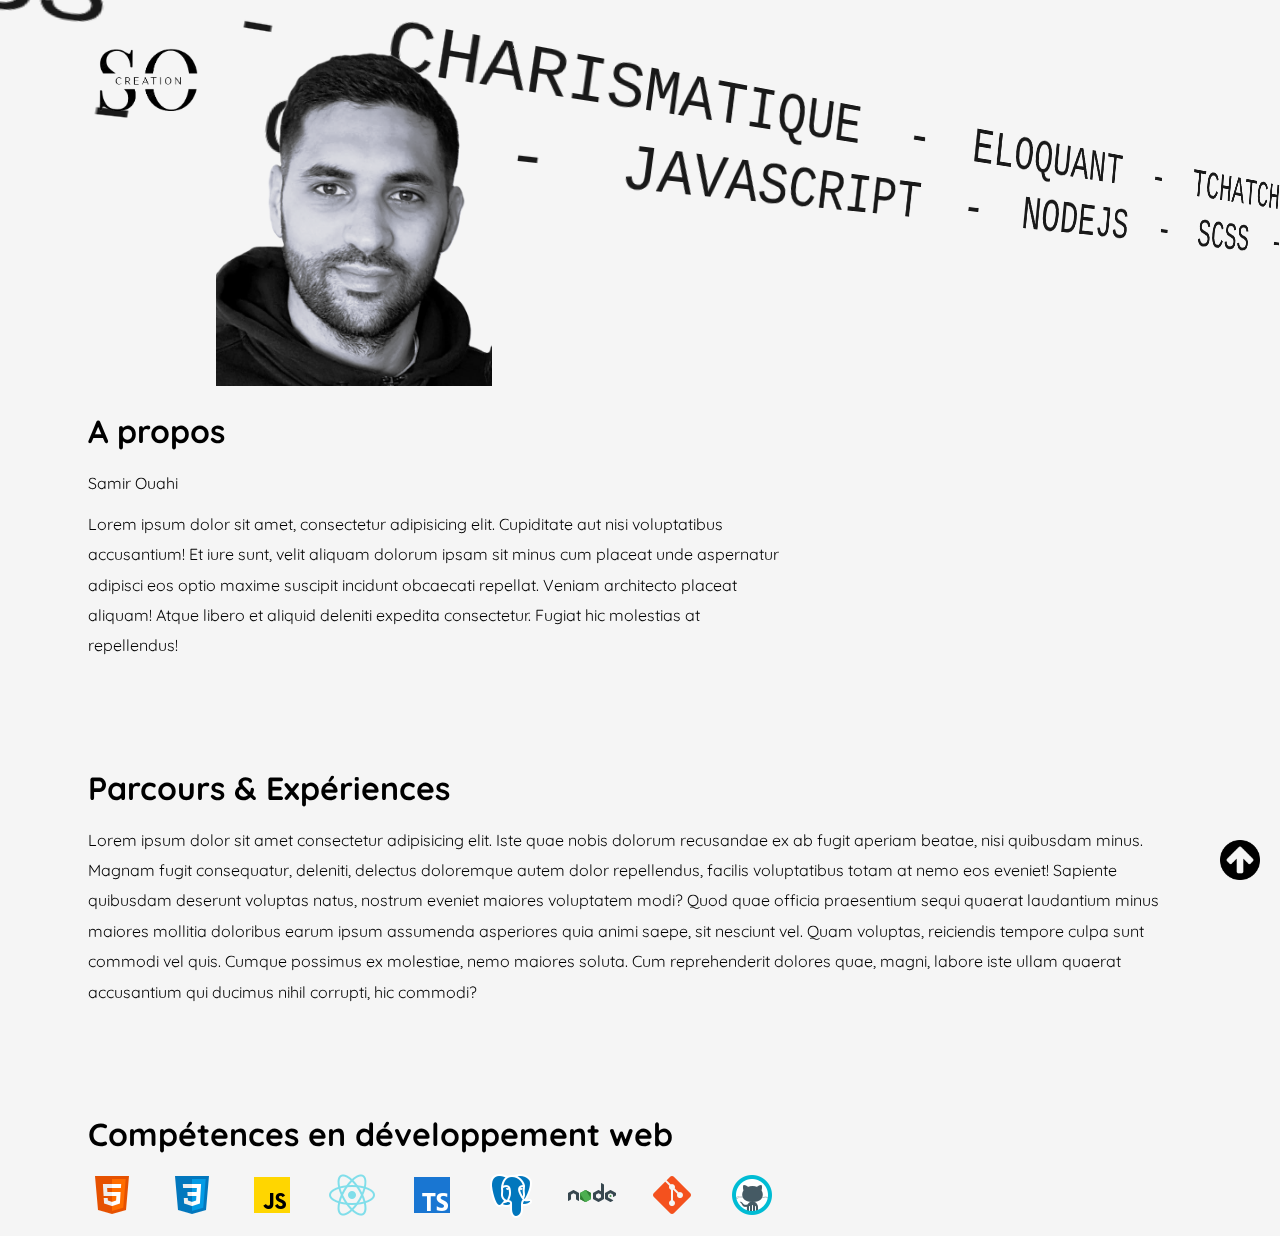
<file: presentation.html>
<!DOCTYPE html>
<html lang="fr">
  <head>
    <meta charset="UTF-8" />
    <meta name="viewport" content="width=device-width, initial-scale=1.0" />
    <title>Samir Ouahi - Portfolio</title>
    <link rel="stylesheet" href="presentation.css" />
  </head>
  <body>
    <header>
      <a href="index.html">
        <img
          class="logo-black"
          src="/Images/Noir/Logo noir without background.png"
          alt="Logo noir de Samir Ouahi"
        />
      </a>
    </header>
    <section>
      <div class="about-intro-wrapper">
        <div class="myphoto">
          <img
            class="moi"
            src="/Images/Moi noir et blanc.png"
            alt="Portrait de Samir Ouahi"
          />
        </div>
        <div class="content">
          <h1>A propos</h1>
          <div class="title">Samir Ouahi</div>
          <p>
            Lorem ipsum dolor sit amet, consectetur adipisicing elit. Cupiditate
            aut nisi voluptatibus accusantium! Et iure sunt, velit aliquam
            dolorum ipsam sit minus cum placeat unde aspernatur adipisci eos
            optio maxime suscipit incidunt obcaecati repellat. Veniam architecto
            placeat aliquam! Atque libero et aliquid deleniti expedita
            consectetur. Fugiat hic molestias at repellendus!
          </p>
        </div>
      </div>
    </section>
    <section class="moving-text">
      <div class="moving-wrapper">
        <div class="moving moving-left">
          Bogoss - Charismatique - Eloquant - Tchatcheur - Chicheur -
          Intelligent Bogoss - Charismatique - Eloquant - Tchatcheur - Chicheur
          - Intelligent -
        </div>
      </div>
      <div class="moving-wrapper">
        <div class="moving moving-right">
          HTML - CSS - Javascript - nodejs - SCSS - React - Typescript - Git -
          Github - Figma - Whimsical HTML - CSS - Javascript - nodejs - SCSS -
          React - Typescript - Git - Github - Figma - Whimsical
        </div>
      </div>
    </section>
    <section>
      <div class="parcours">
        <h1>Parcours & Expériences</h1>
        <p>
          Lorem ipsum dolor sit amet consectetur adipisicing elit. Iste quae
          nobis dolorum recusandae ex ab fugit aperiam beatae, nisi quibusdam
          minus. Magnam fugit consequatur, deleniti, delectus doloremque autem
          dolor repellendus, facilis voluptatibus totam at nemo eos eveniet!
          Sapiente quibusdam deserunt voluptas natus, nostrum eveniet maiores
          voluptatem modi? Quod quae officia praesentium sequi quaerat
          laudantium minus maiores mollitia doloribus earum ipsum assumenda
          asperiores quia animi saepe, sit nesciunt vel. Quam voluptas,
          reiciendis tempore culpa sunt commodi vel quis. Cumque possimus ex
          molestiae, nemo maiores soluta. Cum reprehenderit dolores quae, magni,
          labore iste ullam quaerat accusantium qui ducimus nihil corrupti, hic
          commodi?
        </p>
      </div>
    </section>
    <section>
      <div class="parcours">
        <h1>Compétences en développement web</h1>
        <div class="skills">
          <div><img src="/Images/html.png" alt="JavaScript" /></div>
          <div><img src="/Images/css.png" alt="JavaScript" /></div>
          <div><img src="/Images/JS.png" alt="JavaScript" /></div>
          <div><img src="/Images/react.png" alt="JavaScript" /></div>
          <div><img src="/Images/ts.png" alt="JavaScript" /></div>
          <div><img src="/Images/postgresql.png" alt="JavaScript" /></div>
          <div><img src="/Images/nodejs.png" alt="JavaScript" /></div>
          <div><img src="/Images/git.png" alt="JavaScript" /></div>
          <div><img src="/Images/github.png" alt="JavaScript" /></div>
        </div>
      </div>
    </section>
    <a href="#" class="back-to-top">
      <img src="/Images/flèche haut.png" alt="Flèche vers le haut" />
    </a>
    <script src="script.js"></script>
  </body>
</html>
</file>
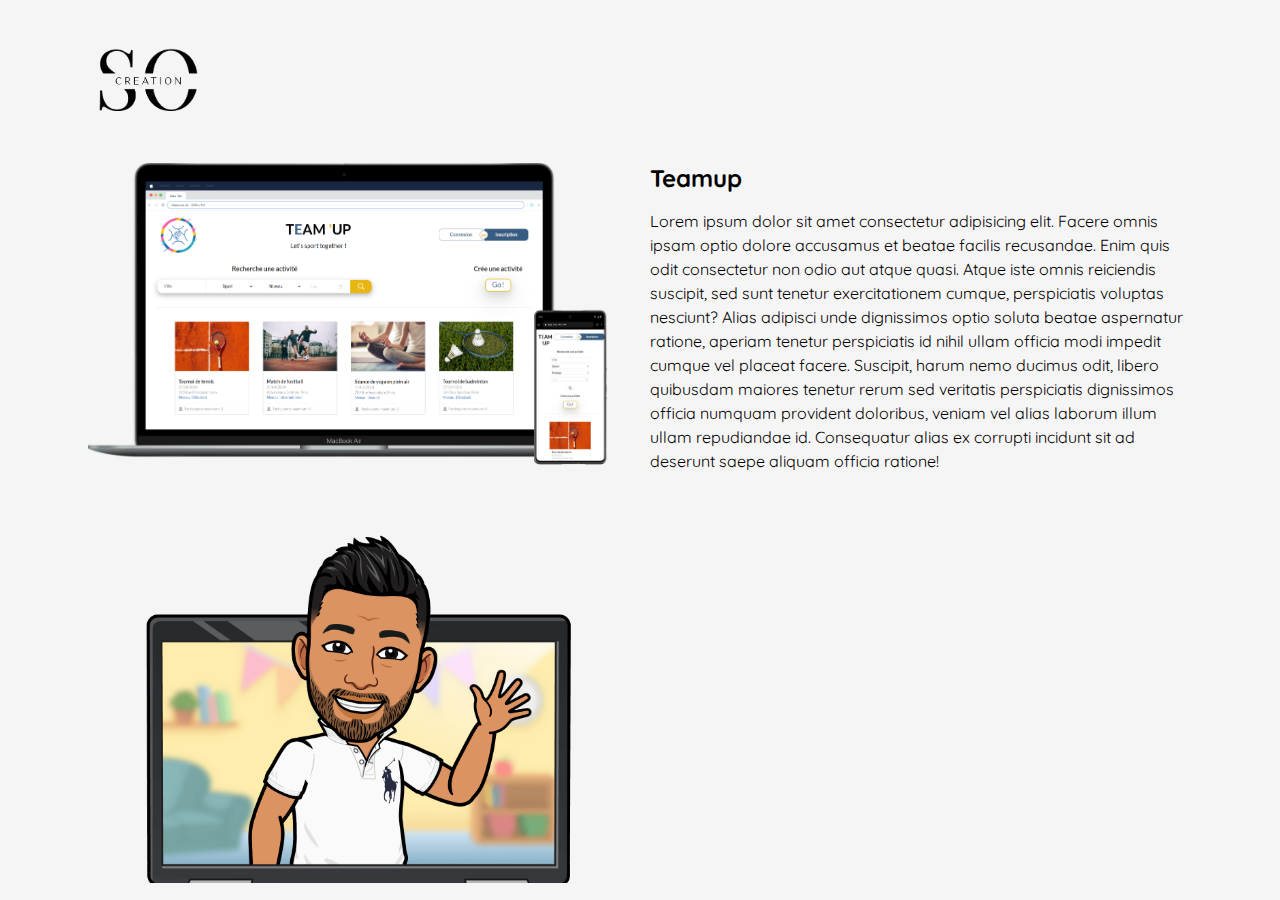
<file: projet1.html>
<!DOCTYPE html>
<html lang="fr">
  <head>
    <meta charset="UTF-8" />
    <meta name="viewport" content="width=device-width, initial-scale=1.0" />
    <title>Samir Ouahi - Portfolio</title>
    <link rel="stylesheet" href="projet.css" />
  </head>
  <body>
    <header>
      <a href="index.html">
        <img
          class="logo-black"
          src="/Images/Noir/Logo noir without background.png"
          alt="Logo noir de Samir Ouahi"
        />
      </a>
    </header>
    <main>
      <div class="projet-page">
        <div class="projet-photos">
          <ul class="projet-photos-list">
            <li>
              <img class="projet-img" src="/Images/Fusion OK.png" alt="" />
            </li>
            <li>
              <img class="projet-img" src="/Images/laptop wave.png" alt="" />
            </li>
            <li>
              <img
                class="projet-img"
                src="/Images/Bleu/Logo_SO - background white.png"
                alt=""
              />
            </li>
          </ul>
        </div>
        <div class="projet-description">
          <h2>Teamup</h2>
          <p>
            Lorem ipsum dolor sit amet consectetur adipisicing elit. Facere
            omnis ipsam optio dolore accusamus et beatae facilis recusandae.
            Enim quis odit consectetur non odio aut atque quasi. Atque iste
            omnis reiciendis suscipit, sed sunt tenetur exercitationem cumque,
            perspiciatis voluptas nesciunt? Alias adipisci unde dignissimos
            optio soluta beatae aspernatur ratione, aperiam tenetur perspiciatis
            id nihil ullam officia modi impedit cumque vel placeat facere.
            Suscipit, harum nemo ducimus odit, libero quibusdam maiores tenetur
            rerum sed veritatis perspiciatis dignissimos officia numquam
            provident doloribus, veniam vel alias laborum illum ullam
            repudiandae id. Consequatur alias ex corrupti incidunt sit ad
            deserunt saepe aliquam officia ratione!
          </p>
        </div>
      </div>
    </main>
  </body>
</html>
</file>
<file: presentation.css>
@import url("https://fonts.googleapis.com/css2?family=Playfair+Display:wght@400;700&display=swap");
@import url("https://fonts.googleapis.com/css2?family=Quicksand:wght@400&display=swap");
@import url("https://fonts.googleapis.com/css2?family=Quicksand:wght@700&display=swap");

:root {
  --background-color-light: #f5f5f5;
  --text-color: #333;
  --highlight-color: #007bff;
  --font-family: "Quicksand", sans-serif;
}

body {
  padding: 0 5em;
  background-color: var(--background-color-light);
  overflow-x: hidden;
  font-family: var(--font-family);
}

/**** Logo ****/

.logo-black {
  margin-top: 40px;
  margin-left: 10px;
  width: 100px;
  height: auto;
  transition: transform 0.3s ease-in-out;
  position: absolute;
  z-index: 2;
}

.logo-black:hover {
  transform: scale(1.1);
  cursor: pointer;
}

/**** Texte défilant ****/

.moving-text {
  display: block;
  position: absolute;
  top: 5vh;
  right: 0;
  left: 0;
  z-index: -2;
  transform: perspective(30vw) rotateY(15deg) rotate(8deg);
  opacity: 0.9;
}

.moving-wrapper {
  font-size: 4rem;
  position: relative;
  width: 100vw;
  height: 5rem;
}

.moving {
  display: inline-block;
  white-space: nowrap;
  width: 200%;
  text-transform: uppercase;
  word-spacing: 0.5em;
  font-family: monospace;
}

.moving-left {
  animation: scrollLeft 20s linear infinite;
}

.moving-right {
  animation: scrollRight 12s linear infinite;
}

@keyframes scrollLeft {
  0% {
    transform: translateX(-100%);
  }
  100% {
    transform: translateX(0%);
  }
}

@keyframes scrollRight {
  0% {
    transform: translateX(0%);
  }
  100% {
    transform: translateX(-100%);
  }
}

/**** Cadre photo ****/

.about-intro-wrapper {
  width: 100%;
  position: relative;
}

.myphoto {
  width: 50%;
  margin-left: 8em;
}

.moi {
  width: 50%;
}

.content > p {
  max-width: 700px;
  line-height: 1.9rem;
}

/**** Parcours ****/

.parcours {
  margin-top: 7em;
  line-height: 1.9rem;
}

.back-to-top {
  position: fixed;
  bottom: 20px;
  right: 20px;
  width: 40px;
  height: 40px;
  justify-content: center;
  align-items: center;
  z-index: 1000;
  cursor: pointer;
  transition: opacity 0.3s ease;
}

.back-to-top img {
  width: 100%;
  height: auto;
}

/* Faire apparaître la flèche lorsque vous faites défiler vers le bas */
.show-back-to-top {
  width: 100%;
  display: flex;
  opacity: 1;
}

.skills {
  display: flex;
  gap: 2em;
}

.skills > img {
  width: 5em;
}
</file>
<file: projet.css>
@import url("https://fonts.googleapis.com/css2?family=Playfair+Display:wght@400;700&display=swap");
@import url("https://fonts.googleapis.com/css2?family=Quicksand:wght@400&display=swap");
@import url("https://fonts.googleapis.com/css2?family=Quicksand:wght@700&display=swap");

:root {
  --background-color-light: #f5f5f5;
}

body {
  padding: 0 5em;
  background-color: var(--background-color-light);
  overflow-x: hidden;
  font-family: quicksand;
}

/**** Logo ****/

.logo-black {
  margin-top: 40px;
  margin-left: 10px;
  width: 100px;
  height: auto;
  transition: transform 0.3s ease-in-out;
}

.logo-black:hover {
  transform: scale(1.1);
  cursor: pointer;
}

.projet-page {
  margin-top: 3em;
  display: flex;
  width: 100%;
  align-items: flex-start;
  /* background-color: aqua; */
}

.projet-photos {
  flex: 1;
  overflow-y: auto;
  max-height: 80vh;
  scrollbar-width: none;
  /* background-color: #e7b613; */
}

.projet-photos-list {
  list-style-type: none;
  padding: 0;
  margin: 0;
}

.projet-img {
  width: 100%;
  text-align: center;
}

.projet-description {
  flex: 1;
  padding-left: 20px;
}

.projet-description > h2 {
  margin: 0;
}

.projet-description > p {
  line-height: 1.5em;
  font-family: quicksand;
}

.projet-photos-list > li {
  margin-bottom: 20px;
  display: flex;
  justify-content: center;
}
</file>
